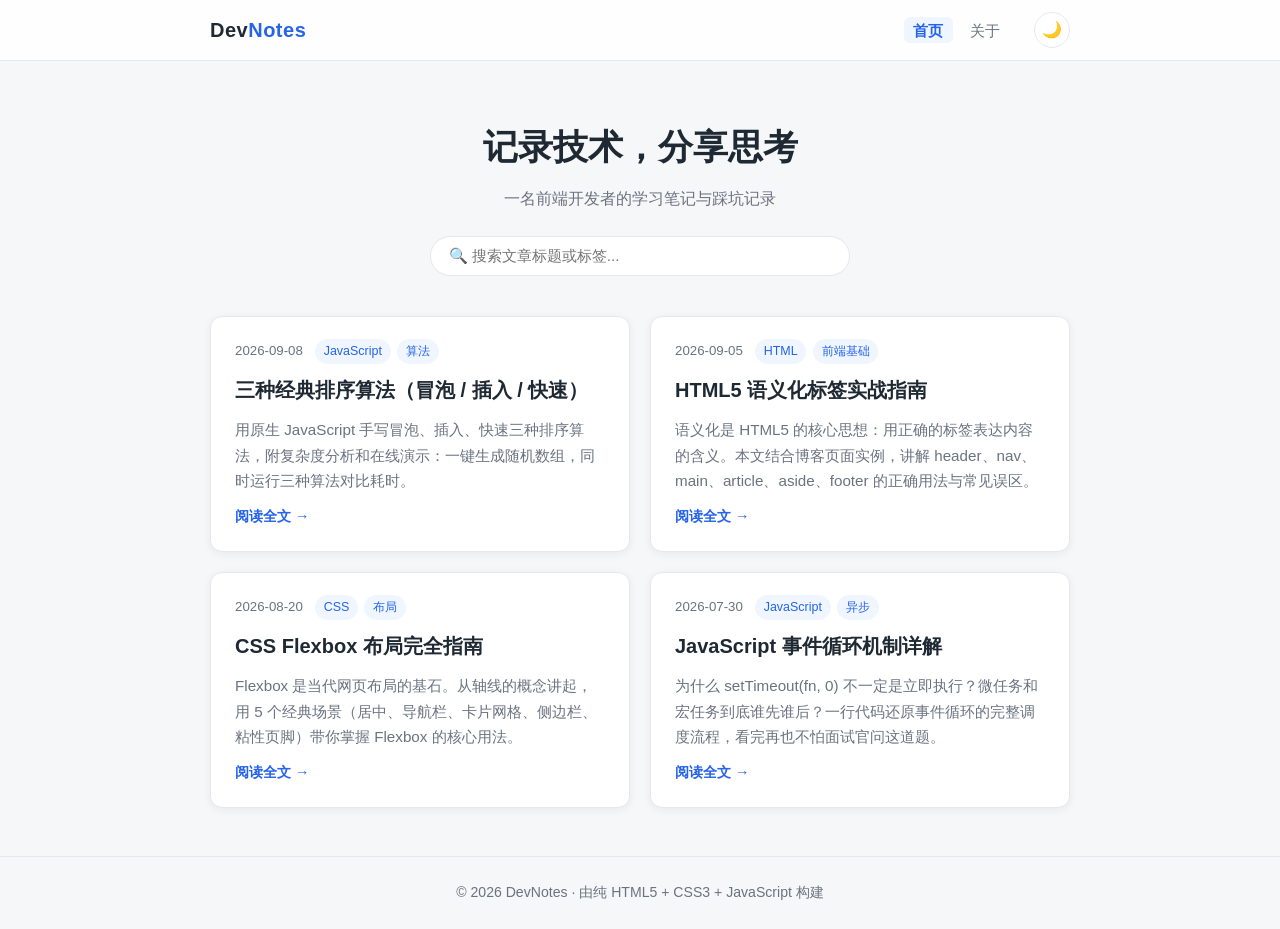
<file: index.html>
<!DOCTYPE html>
<html lang="zh-CN" data-theme="light">
<head>
  <meta charset="UTF-8">
  <meta name="viewport" content="width=device-width, initial-scale=1.0">
  <meta name="description" content="DevNotes - 记录技术、分享思考的个人技术博客">
  <title>DevNotes · 个人技术博客</title>
  <link rel="icon" href="data:image/svg+xml,<svg xmlns='http://www.w3.org/2000/svg' viewBox='0 0 100 100'><text y='.9em' font-size='90'>📝</text></svg>">
  <link rel="stylesheet" href="css/style.css">
</head>
<body>
  <!-- 顶部导航 -->
  <header class="site-header">
    <nav class="nav container">
      <a class="logo" href="index.html">Dev<span>Notes</span></a>
      <ul class="nav-links">
        <li><a href="index.html" class="active">首页</a></li>
        <li><a href="about.html">关于</a></li>
      </ul>
      <button class="theme-toggle" id="themeToggle" aria-label="切换明暗主题">🌙</button>
    </nav>
  </header>

  <!-- 主内容 -->
  <main class="container">
    <!-- 页首横幅 -->
    <section class="hero">
      <h1>记录技术，分享思考</h1>
      <p>一名前端开发者的学习笔记与踩坑记录</p>
      <input type="search" class="search-input" id="searchInput" placeholder="🔍 搜索文章标题或标签...">
    </section>

    <!-- 文章列表（配合 JS 实时过滤） -->
    <section class="post-list" id="postList">
      <article class="post-card" data-tags="javascript,算法,排序">
        <div class="post-meta">
          <time datetime="2026-09-08">2026-09-08</time>
          <span class="post-tags"><a href="#">JavaScript</a><a href="#">算法</a></span>
        </div>
        <h2><a href="posts/sorting-algorithms.html">三种经典排序算法（冒泡 / 插入 / 快速）</a></h2>
        <p>用原生 JavaScript 手写冒泡、插入、快速三种排序算法，附复杂度分析和在线演示：一键生成随机数组，同时运行三种算法对比耗时。</p>
        <a class="read-more" href="posts/sorting-algorithms.html">阅读全文 →</a>
      </article>

      <article class="post-card" data-tags="html,前端,语义化">
        <div class="post-meta">
          <time datetime="2026-09-05">2026-09-05</time>
          <span class="post-tags"><a href="#">HTML</a><a href="#">前端基础</a></span>
        </div>
        <h2><a href="posts/html5-semantic.html">HTML5 语义化标签实战指南</a></h2>
        <p>语义化是 HTML5 的核心思想：用正确的标签表达内容的含义。本文结合博客页面实例，讲解 header、nav、main、article、aside、footer 的正确用法与常见误区。</p>
        <a class="read-more" href="posts/html5-semantic.html">阅读全文 →</a>
      </article>

      <article class="post-card" data-tags="css,布局,flexbox">
        <div class="post-meta">
          <time datetime="2026-08-20">2026-08-20</time>
          <span class="post-tags"><a href="#">CSS</a><a href="#">布局</a></span>
        </div>
        <h2><a href="posts/css-flexbox-guide.html">CSS Flexbox 布局完全指南</a></h2>
        <p>Flexbox 是当代网页布局的基石。从轴线的概念讲起，用 5 个经典场景（居中、导航栏、卡片网格、侧边栏、粘性页脚）带你掌握 Flexbox 的核心用法。</p>
        <a class="read-more" href="posts/css-flexbox-guide.html">阅读全文 →</a>
      </article>

      <article class="post-card" data-tags="javascript,事件循环,异步">
        <div class="post-meta">
          <time datetime="2026-07-30">2026-07-30</time>
          <span class="post-tags"><a href="#">JavaScript</a><a href="#">异步</a></span>
        </div>
        <h2><a href="posts/js-event-loop.html">JavaScript 事件循环机制详解</a></h2>
        <p>为什么 setTimeout(fn, 0) 不一定是立即执行？微任务和宏任务到底谁先谁后？一行代码还原事件循环的完整调度流程，看完再也不怕面试官问这道题。</p>
        <a class="read-more" href="posts/js-event-loop.html">阅读全文 →</a>
      </article>
    </section>

    <p class="search-empty" id="searchEmpty" hidden>没有找到匹配的文章 🙈</p>
  </main>

  <!-- 页脚 -->
  <footer class="site-footer">
    <div class="container">
      <p>© 2026 DevNotes · 由纯 HTML5 + CSS3 + JavaScript 构建</p>
    </div>
  </footer>

  <button class="back-to-top" id="backToTop" aria-label="返回顶部">↑</button>
  <script src="js/main.js"></script>
</body>
</html>
</file>
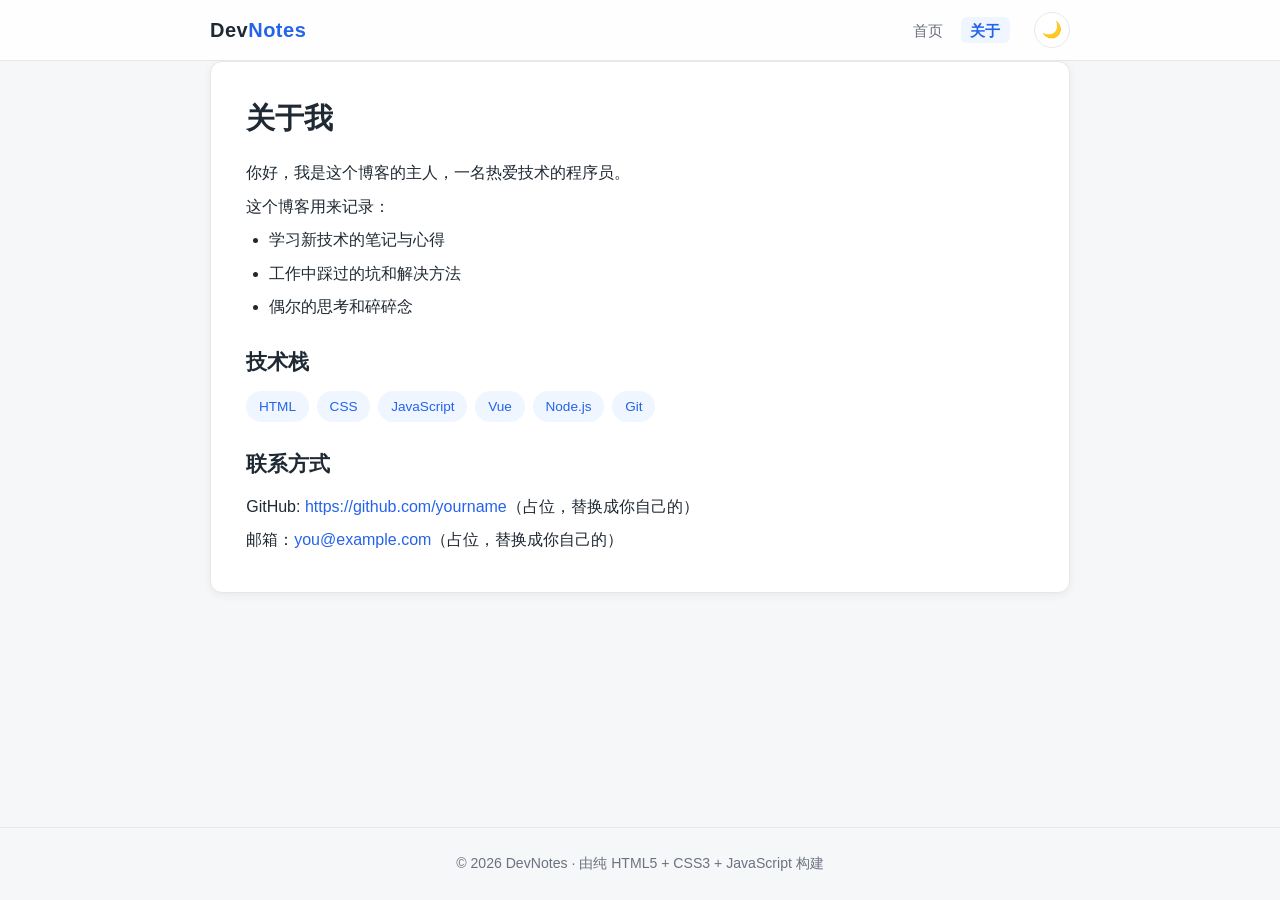
<file: about.html>
<!DOCTYPE html>
<html lang="zh-CN" data-theme="light">
<head>
  <meta charset="UTF-8">
  <meta name="viewport" content="width=device-width, initial-scale=1.0">
  <meta name="description" content="关于 DevNotes - 关于这个博客和它的作者">
  <title>关于 · DevNotes</title>
  <link rel="icon" href="data:image/svg+xml,<svg xmlns='http://www.w3.org/2000/svg' viewBox='0 0 100 100'><text y='.9em' font-size='90'>📝</text></svg>">
  <link rel="stylesheet" href="css/style.css">
</head>
<body>
  <!-- 顶部导航 -->
  <header class="site-header">
    <nav class="nav container">
      <a class="logo" href="index.html">Dev<span>Notes</span></a>
      <ul class="nav-links">
        <li><a href="index.html">首页</a></li>
        <li><a href="about.html" class="active">关于</a></li>
      </ul>
      <button class="theme-toggle" id="themeToggle" aria-label="切换明暗主题">🌙</button>
    </nav>
  </header>

  <!-- 主内容 -->
  <main class="container">
    <section class="about-card">
      <h1>关于我</h1>
      <p>你好，我是这个博客的主人，一名热爱技术的程序员。</p>
      <p>这个博客用来记录：</p>
      <ul>
        <li>学习新技术的笔记与心得</li>
        <li>工作中踩过的坑和解决方法</li>
        <li>偶尔的思考和碎碎念</li>
      </ul>

      <h2>技术栈</h2>
      <div class="skill-list">
        <span>HTML</span>
        <span>CSS</span>
        <span>JavaScript</span>
        <span>Vue</span>
        <span>Node.js</span>
        <span>Git</span>
      </div>

      <h2>联系方式</h2>
      <p>GitHub: <a href="#">https://github.com/yourname</a>（占位，替换成你自己的）</p>
      <p>邮箱：<a href="mailto:you@example.com">you@example.com</a>（占位，替换成你自己的）</p>
    </section>
  </main>

  <!-- 页脚 -->
  <footer class="site-footer">
    <div class="container">
      <p>© 2026 DevNotes · 由纯 HTML5 + CSS3 + JavaScript 构建</p>
    </div>
  </footer>

  <button class="back-to-top" id="backToTop" aria-label="返回顶部">↑</button>
  <script src="js/main.js"></script>
</body>
</html>
</file>
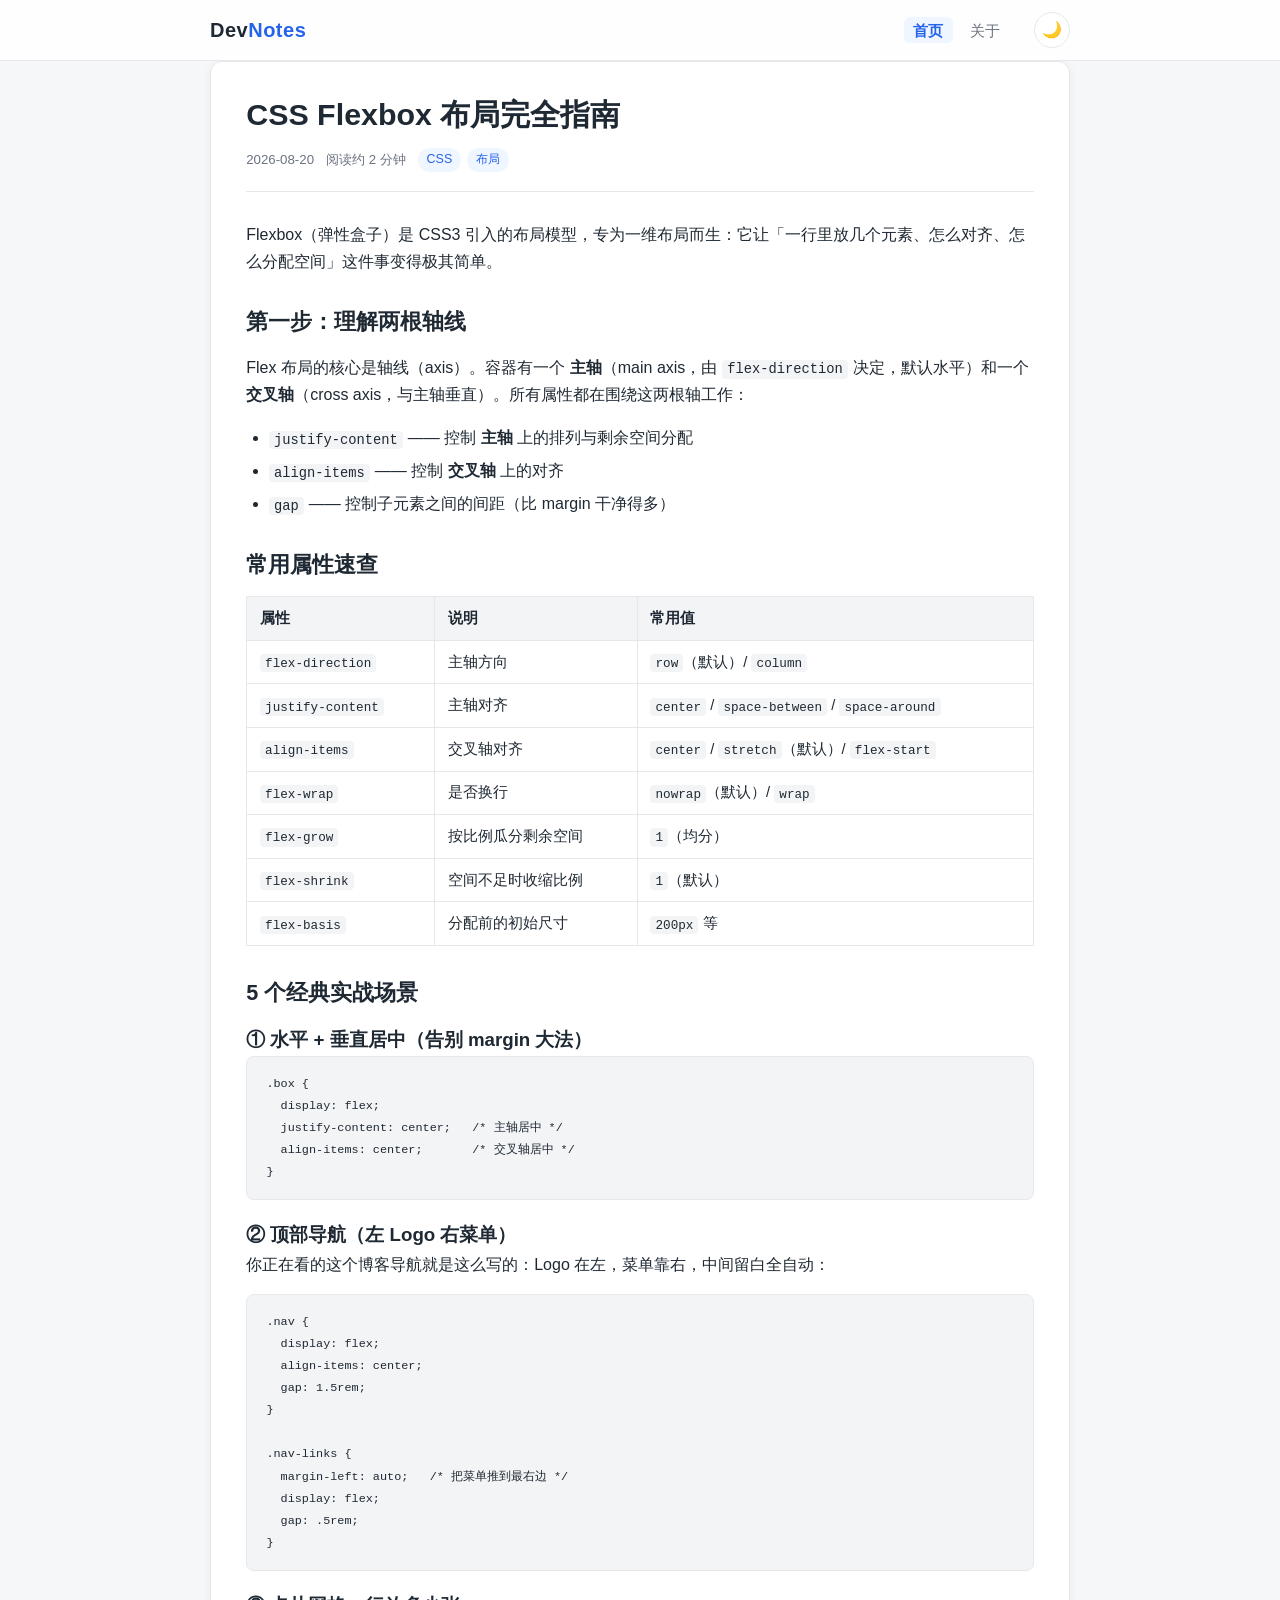
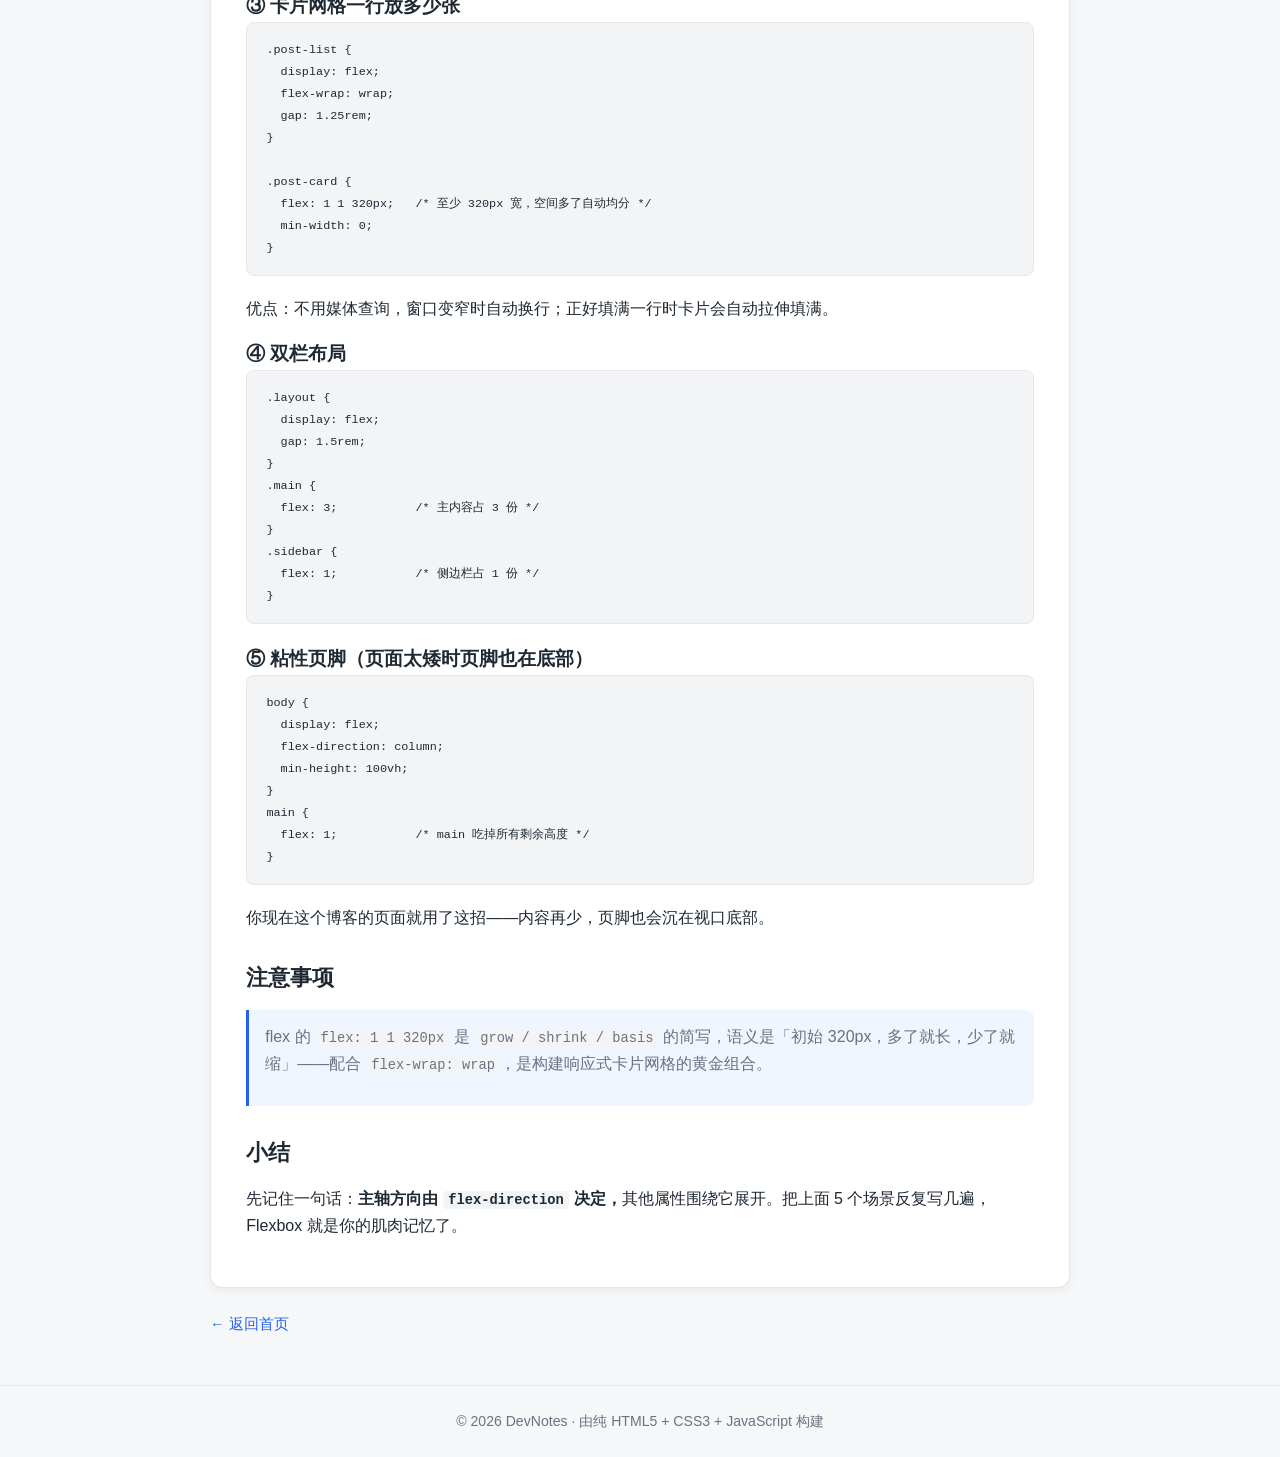
<file: posts/css-flexbox-guide.html>
<!DOCTYPE html>
<html lang="zh-CN" data-theme="light">
<head>
  <meta charset="UTF-8">
  <meta name="viewport" content="width=device-width, initial-scale=1.0">
  <meta name="description" content="CSS Flexbox 布局完全指南：从轴线概念到 5 个经典实战场景">
  <title>CSS Flexbox 布局完全指南 · DevNotes</title>
  <link rel="icon" href="data:image/svg+xml,<svg xmlns='http://www.w3.org/2000/svg' viewBox='0 0 100 100'><text y='.9em' font-size='90'>📝</text></svg>">
  <link rel="stylesheet" href="../css/style.css">
</head>
<body>
  <!-- 顶部导航 -->
  <header class="site-header">
    <nav class="nav container">
      <a class="logo" href="../index.html">Dev<span>Notes</span></a>
      <ul class="nav-links">
        <li><a href="../index.html" class="active">首页</a></li>
        <li><a href="../about.html">关于</a></li>
      </ul>
      <button class="theme-toggle" id="themeToggle" aria-label="切换明暗主题">🌙</button>
    </nav>
  </header>

  <!-- 主内容 -->
  <main class="container">
    <article class="post-content" id="postContent">
      <header class="article-header">
        <h1>CSS Flexbox 布局完全指南</h1>
        <div class="post-meta">
          <time datetime="2026-08-20">2026-08-20</time>
          <span>阅读约 <span id="readTime">—</span> 分钟</span>
          <span class="post-tags"><a href="../index.html">CSS</a><a href="../index.html">布局</a></span>
        </div>
      </header>

      <p>Flexbox（弹性盒子）是 CSS3 引入的布局模型，专为一维布局而生：它让「一行里放几个元素、怎么对齐、怎么分配空间」这件事变得极其简单。</p>

      <h2>第一步：理解两根轴线</h2>
      <p>Flex 布局的核心是轴线（axis）。容器有一个 <strong>主轴</strong>（main axis，由 <code>flex-direction</code> 决定，默认水平）和一个 <strong>交叉轴</strong>（cross axis，与主轴垂直）。所有属性都在围绕这两根轴工作：</p>
      <ul>
        <li><code>justify-content</code> —— 控制 <strong>主轴</strong> 上的排列与剩余空间分配</li>
        <li><code>align-items</code> —— 控制 <strong>交叉轴</strong> 上的对齐</li>
        <li><code>gap</code> —— 控制子元素之间的间距（比 margin 干净得多）</li>
      </ul>

      <h2>常用属性速查</h2>
      <table>
        <thead>
          <tr>
            <th>属性</th>
            <th>说明</th>
            <th>常用值</th>
          </tr>
        </thead>
        <tbody>
          <tr><td><code>flex-direction</code></td><td>主轴方向</td><td><code>row</code>（默认）/ <code>column</code></td></tr>
          <tr><td><code>justify-content</code></td><td>主轴对齐</td><td><code>center</code> / <code>space-between</code> / <code>space-around</code></td></tr>
          <tr><td><code>align-items</code></td><td>交叉轴对齐</td><td><code>center</code> / <code>stretch</code>（默认）/ <code>flex-start</code></td></tr>
          <tr><td><code>flex-wrap</code></td><td>是否换行</td><td><code>nowrap</code>（默认）/ <code>wrap</code></td></tr>
          <tr><td><code>flex-grow</code></td><td>按比例瓜分剩余空间</td><td><code>1</code>（均分）</td></tr>
          <tr><td><code>flex-shrink</code></td><td>空间不足时收缩比例</td><td><code>1</code>（默认）</td></tr>
          <tr><td><code>flex-basis</code></td><td>分配前的初始尺寸</td><td><code>200px</code> 等</td></tr>
        </tbody>
      </table>

      <h2>5 个经典实战场景</h2>

      <h3>① 水平 + 垂直居中（告别 margin 大法）</h3>
      <pre><code>.box {
  display: flex;
  justify-content: center;   /* 主轴居中 */
  align-items: center;       /* 交叉轴居中 */
}</code></pre>

      <h3>② 顶部导航（左 Logo 右菜单）</h3>
      <p>你正在看的这个博客导航就是这么写的：Logo 在左，菜单靠右，中间留白全自动：</p>
      <pre><code>.nav {
  display: flex;
  align-items: center;
  gap: 1.5rem;
}

.nav-links {
  margin-left: auto;   /* 把菜单推到最右边 */
  display: flex;
  gap: .5rem;
}</code></pre>

      <h3>③ 卡片网格一行放多少张</h3>
      <pre><code>.post-list {
  display: flex;
  flex-wrap: wrap;
  gap: 1.25rem;
}

.post-card {
  flex: 1 1 320px;   /* 至少 320px 宽，空间多了自动均分 */
  min-width: 0;
}</code></pre>
      <p>优点：不用媒体查询，窗口变窄时自动换行；正好填满一行时卡片会自动拉伸填满。</p>

      <h3>④ 双栏布局</h3>
      <pre><code>.layout {
  display: flex;
  gap: 1.5rem;
}
.main {
  flex: 3;           /* 主内容占 3 份 */
}
.sidebar {
  flex: 1;           /* 侧边栏占 1 份 */
}</code></pre>

      <h3>⑤ 粘性页脚（页面太矮时页脚也在底部）</h3>
      <pre><code>body {
  display: flex;
  flex-direction: column;
  min-height: 100vh;
}
main {
  flex: 1;           /* main 吃掉所有剩余高度 */
}</code></pre>
      <p>你现在这个博客的页面就用了这招——内容再少，页脚也会沉在视口底部。</p>

      <h2>注意事项</h2>
      <blockquote>
        <p>flex 的 <code>flex: 1 1 320px</code> 是 <code>grow / shrink / basis</code> 的简写，语义是「初始 320px，多了就长，少了就缩」——配合 <code>flex-wrap: wrap</code>，是构建响应式卡片网格的黄金组合。</p>
      </blockquote>

      <h2>小结</h2>
      <p>先记住一句话：<strong>主轴方向由 <code>flex-direction</code> 决定，</strong>其他属性围绕它展开。把上面 5 个场景反复写几遍，Flexbox 就是你的肌肉记忆了。</p>
    </article>

    <a class="back-home" href="../index.html">← 返回首页</a>
  </main>

  <!-- 页脚 -->
  <footer class="site-footer">
    <div class="container">
      <p>© 2026 DevNotes · 由纯 HTML5 + CSS3 + JavaScript 构建</p>
    </div>
  </footer>

  <button class="back-to-top" id="backToTop" aria-label="返回顶部">↑</button>
  <script src="../js/main.js"></script>
</body>
</html>
</file>
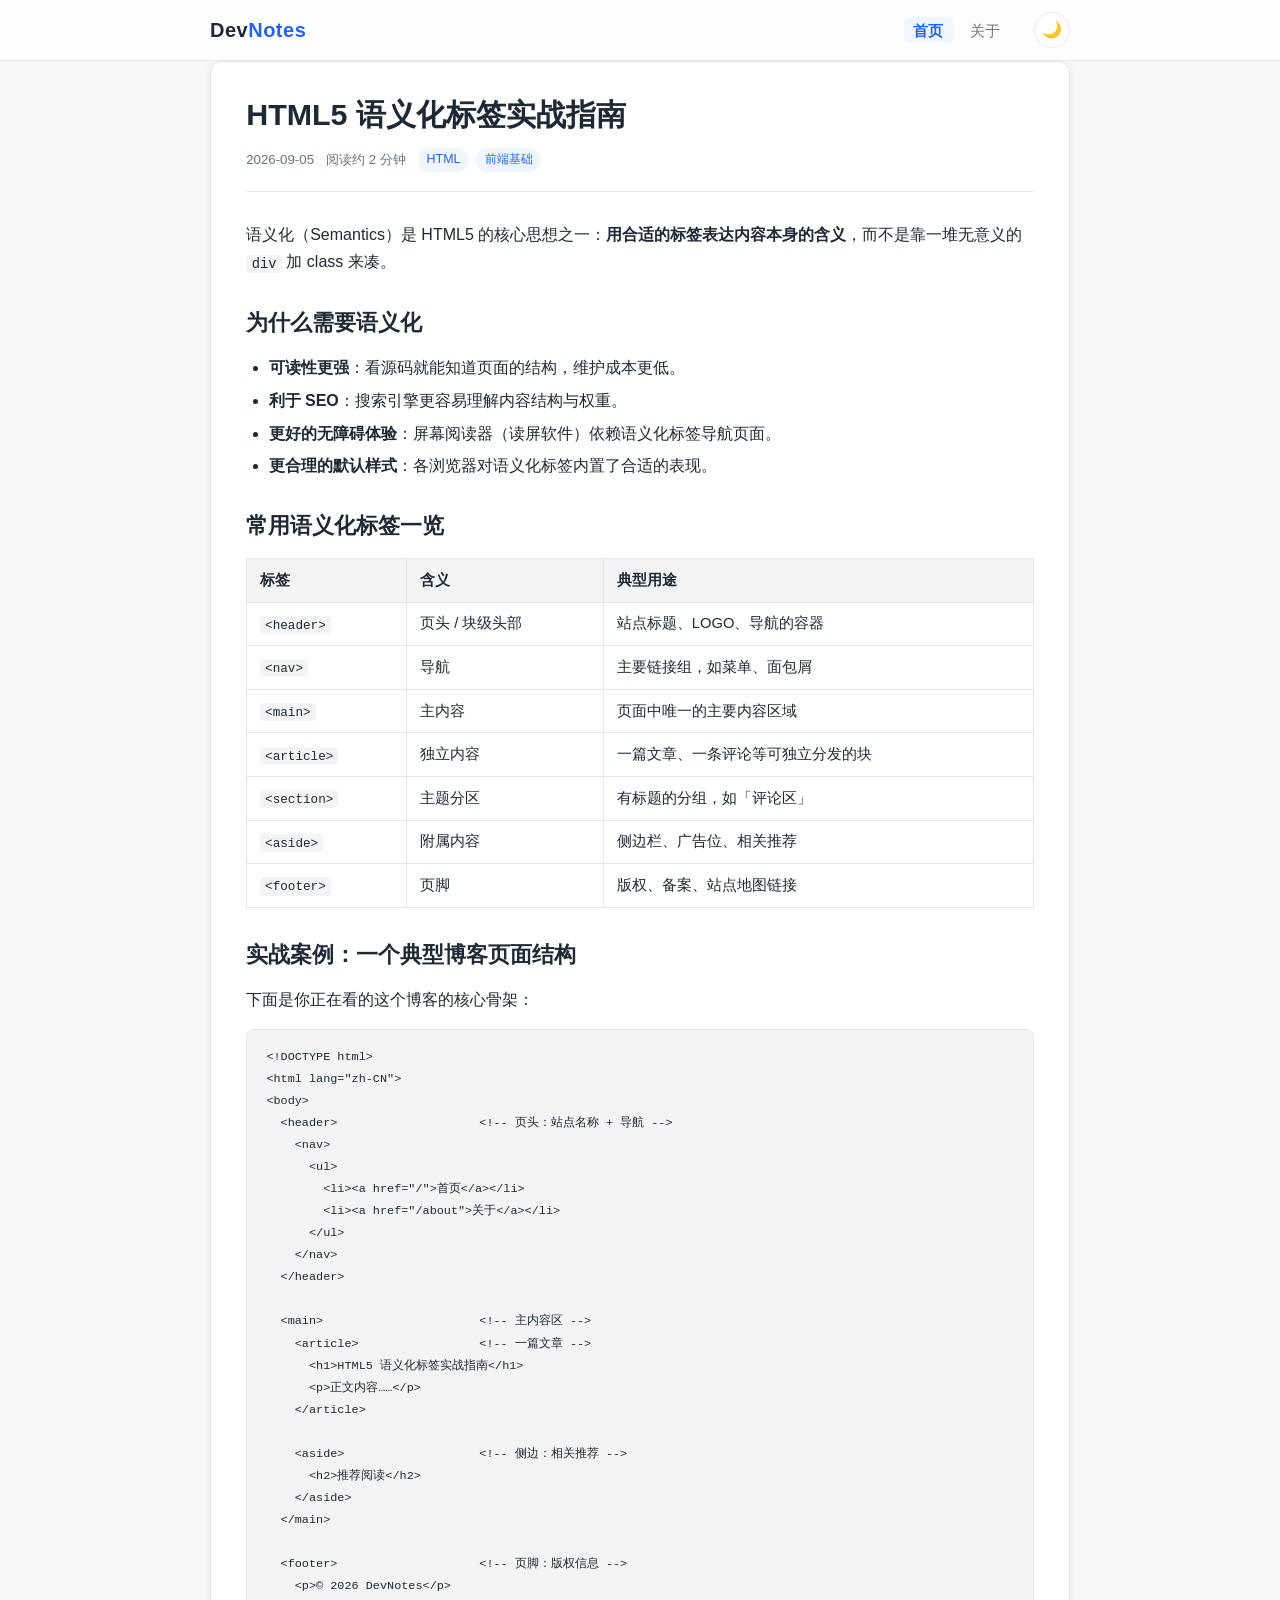
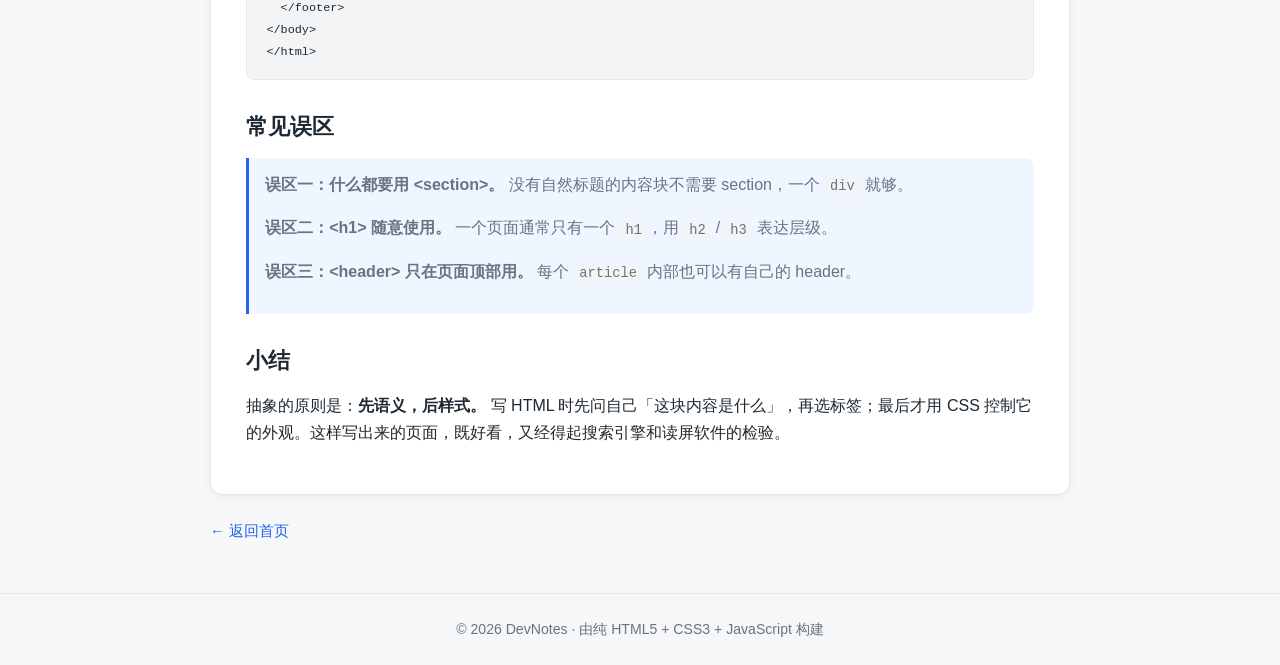
<file: posts/html5-semantic.html>
<!DOCTYPE html>
<html lang="zh-CN" data-theme="light">
<head>
  <meta charset="UTF-8">
  <meta name="viewport" content="width=device-width, initial-scale=1.0">
  <meta name="description" content="HTML5 语义化标签实战指南：header、nav、main、article、aside、footer 的正确用法与常见误区">
  <title>HTML5 语义化标签实战指南 · DevNotes</title>
  <link rel="icon" href="data:image/svg+xml,<svg xmlns='http://www.w3.org/2000/svg' viewBox='0 0 100 100'><text y='.9em' font-size='90'>📝</text></svg>">
  <link rel="stylesheet" href="../css/style.css">
</head>
<body>
  <!-- 顶部导航 -->
  <header class="site-header">
    <nav class="nav container">
      <a class="logo" href="../index.html">Dev<span>Notes</span></a>
      <ul class="nav-links">
        <li><a href="../index.html" class="active">首页</a></li>
        <li><a href="../about.html">关于</a></li>
      </ul>
      <button class="theme-toggle" id="themeToggle" aria-label="切换明暗主题">🌙</button>
    </nav>
  </header>

  <!-- 主内容 -->
  <main class="container">
    <article class="post-content" id="postContent">
      <header class="article-header">
        <h1>HTML5 语义化标签实战指南</h1>
        <div class="post-meta">
          <time datetime="2026-09-05">2026-09-05</time>
          <span>阅读约 <span id="readTime">—</span> 分钟</span>
          <span class="post-tags"><a href="../index.html">HTML</a><a href="../index.html">前端基础</a></span>
        </div>
      </header>

      <p>语义化（Semantics）是 HTML5 的核心思想之一：<strong>用合适的标签表达内容本身的含义</strong>，而不是靠一堆无意义的 <code>div</code> 加 class 来凑。</p>

      <h2>为什么需要语义化</h2>
      <ul>
        <li><strong>可读性更强</strong>：看源码就能知道页面的结构，维护成本更低。</li>
        <li><strong>利于 SEO</strong>：搜索引擎更容易理解内容结构与权重。</li>
        <li><strong>更好的无障碍体验</strong>：屏幕阅读器（读屏软件）依赖语义化标签导航页面。</li>
        <li><strong>更合理的默认样式</strong>：各浏览器对语义化标签内置了合适的表现。</li>
      </ul>

      <h2>常用语义化标签一览</h2>
      <table>
        <thead>
          <tr>
            <th>标签</th>
            <th>含义</th>
            <th>典型用途</th>
          </tr>
        </thead>
        <tbody>
          <tr><td><code>&lt;header&gt;</code></td><td>页头 / 块级头部</td><td>站点标题、LOGO、导航的容器</td></tr>
          <tr><td><code>&lt;nav&gt;</code></td><td>导航</td><td>主要链接组，如菜单、面包屑</td></tr>
          <tr><td><code>&lt;main&gt;</code></td><td>主内容</td><td>页面中唯一的主要内容区域</td></tr>
          <tr><td><code>&lt;article&gt;</code></td><td>独立内容</td><td>一篇文章、一条评论等可独立分发的块</td></tr>
          <tr><td><code>&lt;section&gt;</code></td><td>主题分区</td><td>有标题的分组，如「评论区」</td></tr>
          <tr><td><code>&lt;aside&gt;</code></td><td>附属内容</td><td>侧边栏、广告位、相关推荐</td></tr>
          <tr><td><code>&lt;footer&gt;</code></td><td>页脚</td><td>版权、备案、站点地图链接</td></tr>
        </tbody>
      </table>

      <h2>实战案例：一个典型博客页面结构</h2>
      <p>下面是你正在看的这个博客的核心骨架：</p>
      <pre><code>&lt;!DOCTYPE html&gt;
&lt;html lang="zh-CN"&gt;
&lt;body&gt;
  &lt;header&gt;                    &lt;!-- 页头：站点名称 + 导航 --&gt;
    &lt;nav&gt;
      &lt;ul&gt;
        &lt;li&gt;&lt;a href="/"&gt;首页&lt;/a&gt;&lt;/li&gt;
        &lt;li&gt;&lt;a href="/about"&gt;关于&lt;/a&gt;&lt;/li&gt;
      &lt;/ul&gt;
    &lt;/nav&gt;
  &lt;/header&gt;

  &lt;main&gt;                      &lt;!-- 主内容区 --&gt;
    &lt;article&gt;                 &lt;!-- 一篇文章 --&gt;
      &lt;h1&gt;HTML5 语义化标签实战指南&lt;/h1&gt;
      &lt;p&gt;正文内容……&lt;/p&gt;
    &lt;/article&gt;

    &lt;aside&gt;                   &lt;!-- 侧边：相关推荐 --&gt;
      &lt;h2&gt;推荐阅读&lt;/h2&gt;
    &lt;/aside&gt;
  &lt;/main&gt;

  &lt;footer&gt;                    &lt;!-- 页脚：版权信息 --&gt;
    &lt;p&gt;© 2026 DevNotes&lt;/p&gt;
  &lt;/footer&gt;
&lt;/body&gt;
&lt;/html&gt;</code></pre>

      <h2>常见误区</h2>
      <blockquote>
        <p><strong>误区一：什么都要用 &lt;section&gt;。</strong> 没有自然标题的内容块不需要 section，一个 <code>div</code> 就够。</p>
        <p><strong>误区二：&lt;h1&gt; 随意使用。</strong> 一个页面通常只有一个 <code>h1</code>，用 <code>h2</code> / <code>h3</code> 表达层级。</p>
        <p><strong>误区三：&lt;header&gt; 只在页面顶部用。</strong> 每个 <code>article</code> 内部也可以有自己的 header。</p>
      </blockquote>

      <h2>小结</h2>
      <p>抽象的原则是：<strong>先语义，后样式。</strong> 写 HTML 时先问自己「这块内容是什么」，再选标签；最后才用 CSS 控制它的外观。这样写出来的页面，既好看，又经得起搜索引擎和读屏软件的检验。</p>
    </article>

    <a class="back-home" href="../index.html">← 返回首页</a>
  </main>

  <!-- 页脚 -->
  <footer class="site-footer">
    <div class="container">
      <p>© 2026 DevNotes · 由纯 HTML5 + CSS3 + JavaScript 构建</p>
    </div>
  </footer>

  <button class="back-to-top" id="backToTop" aria-label="返回顶部">↑</button>
  <script src="../js/main.js"></script>
</body>
</html>
</file>
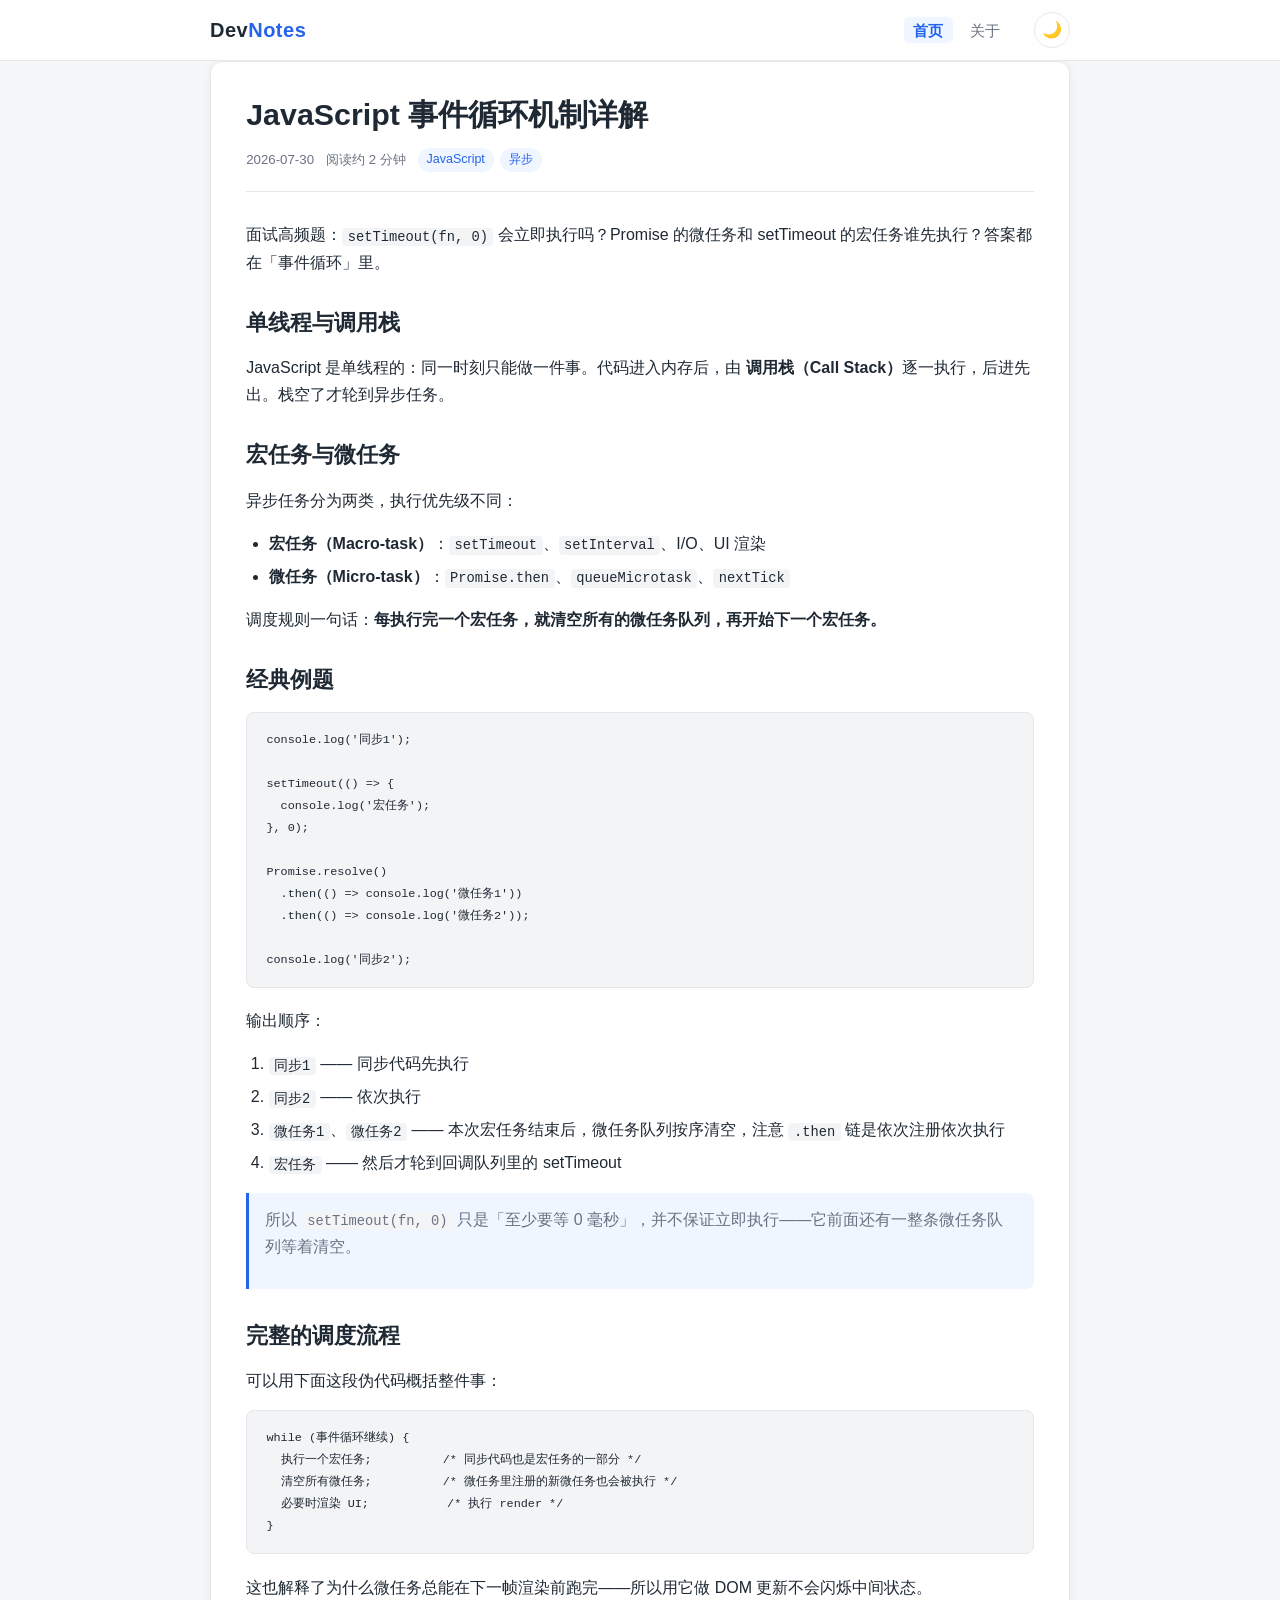
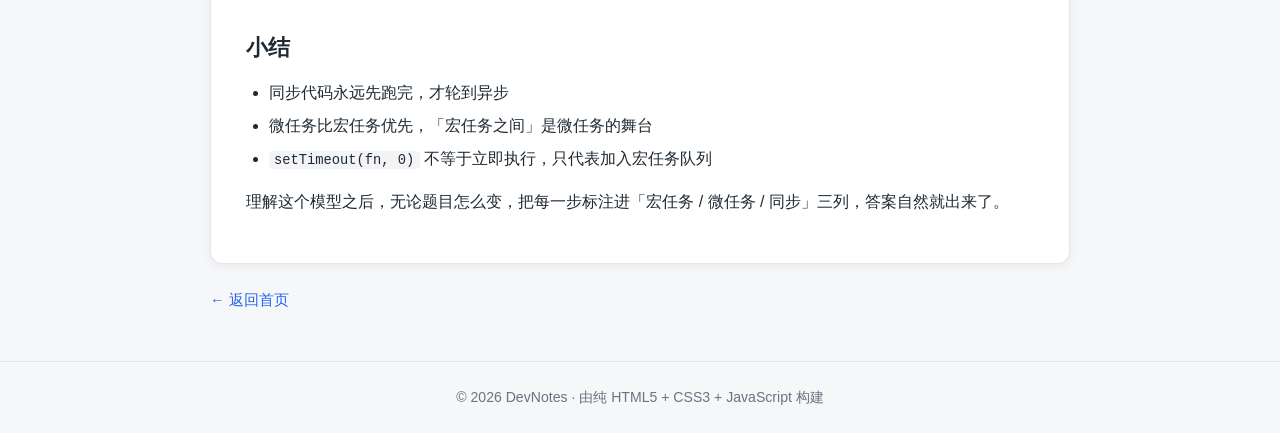
<file: posts/js-event-loop.html>
<!DOCTYPE html>
<html lang="zh-CN" data-theme="light">
<head>
  <meta charset="UTF-8">
  <meta name="viewport" content="width=device-width, initial-scale=1.0">
  <meta name="description" content="JavaScript 事件循环机制详解：调用栈、宏任务、微任务的调度顺序">
  <title>JavaScript 事件循环机制详解 · DevNotes</title>
  <link rel="icon" href="data:image/svg+xml,<svg xmlns='http://www.w3.org/2000/svg' viewBox='0 0 100 100'><text y='.9em' font-size='90'>📝</text></svg>">
  <link rel="stylesheet" href="../css/style.css">
</head>
<body>
  <!-- 顶部导航 -->
  <header class="site-header">
    <nav class="nav container">
      <a class="logo" href="../index.html">Dev<span>Notes</span></a>
      <ul class="nav-links">
        <li><a href="../index.html" class="active">首页</a></li>
        <li><a href="../about.html">关于</a></li>
      </ul>
      <button class="theme-toggle" id="themeToggle" aria-label="切换明暗主题">🌙</button>
    </nav>
  </header>

  <!-- 主内容 -->
  <main class="container">
    <article class="post-content" id="postContent">
      <header class="article-header">
        <h1>JavaScript 事件循环机制详解</h1>
        <div class="post-meta">
          <time datetime="2026-07-30">2026-07-30</time>
          <span>阅读约 <span id="readTime">—</span> 分钟</span>
          <span class="post-tags"><a href="../index.html">JavaScript</a><a href="../index.html">异步</a></span>
        </div>
      </header>

      <p>面试高频题：<code>setTimeout(fn, 0)</code> 会立即执行吗？Promise 的微任务和 setTimeout 的宏任务谁先执行？答案都在「事件循环」里。</p>

      <h2>单线程与调用栈</h2>
      <p>JavaScript 是单线程的：同一时刻只能做一件事。代码进入内存后，由 <strong>调用栈（Call Stack）</strong>逐一执行，后进先出。栈空了才轮到异步任务。</p>

      <h2>宏任务与微任务</h2>
      <p>异步任务分为两类，执行优先级不同：</p>
      <ul>
        <li><strong>宏任务（Macro-task）</strong>：<code>setTimeout</code>、<code>setInterval</code>、I/O、UI 渲染</li>
        <li><strong>微任务（Micro-task）</strong>：<code>Promise.then</code>、<code>queueMicrotask</code>、<code>nextTick</code></li>
      </ul>
      <p>调度规则一句话：<strong>每执行完一个宏任务，就清空所有的微任务队列，再开始下一个宏任务。</strong></p>

      <h2>经典例题</h2>
      <pre><code>console.log('同步1');

setTimeout(() =&gt; {
  console.log('宏任务');
}, 0);

Promise.resolve()
  .then(() =&gt; console.log('微任务1'))
  .then(() =&gt; console.log('微任务2'));

console.log('同步2');</code></pre>
      <p>输出顺序：</p>
      <ol>
        <li><code>同步1</code> —— 同步代码先执行</li>
        <li><code>同步2</code> —— 依次执行</li>
        <li><code>微任务1</code>、<code>微任务2</code> —— 本次宏任务结束后，微任务队列按序清空，注意 <code>.then</code> 链是依次注册依次执行</li>
        <li><code>宏任务</code> —— 然后才轮到回调队列里的 setTimeout</li>
      </ol>
      <blockquote>
        <p>所以 <code>setTimeout(fn, 0)</code> 只是「至少要等 0 毫秒」，并不保证立即执行——它前面还有一整条微任务队列等着清空。</p>
      </blockquote>

      <h2>完整的调度流程</h2>
      <p>可以用下面这段伪代码概括整件事：</p>
      <pre><code>while (事件循环继续) {
  执行一个宏任务;          /* 同步代码也是宏任务的一部分 */
  清空所有微任务;          /* 微任务里注册的新微任务也会被执行 */
  必要时渲染 UI;           /* 执行 render */
}</code></pre>
      <p>这也解释了为什么微任务总能在下一帧渲染前跑完——所以用它做 DOM 更新不会闪烁中间状态。</p>

      <h2>小结</h2>
      <ul>
        <li>同步代码永远先跑完，才轮到异步</li>
        <li>微任务比宏任务优先，「宏任务之间」是微任务的舞台</li>
        <li><code>setTimeout(fn, 0)</code> 不等于立即执行，只代表加入宏任务队列</li>
      </ul>
      <p>理解这个模型之后，无论题目怎么变，把每一步标注进「宏任务 / 微任务 / 同步」三列，答案自然就出来了。</p>
    </article>

    <a class="back-home" href="../index.html">← 返回首页</a>
  </main>

  <!-- 页脚 -->
  <footer class="site-footer">
    <div class="container">
      <p>© 2026 DevNotes · 由纯 HTML5 + CSS3 + JavaScript 构建</p>
    </div>
  </footer>

  <button class="back-to-top" id="backToTop" aria-label="返回顶部">↑</button>
  <script src="../js/main.js"></script>
</body>
</html>
</file>
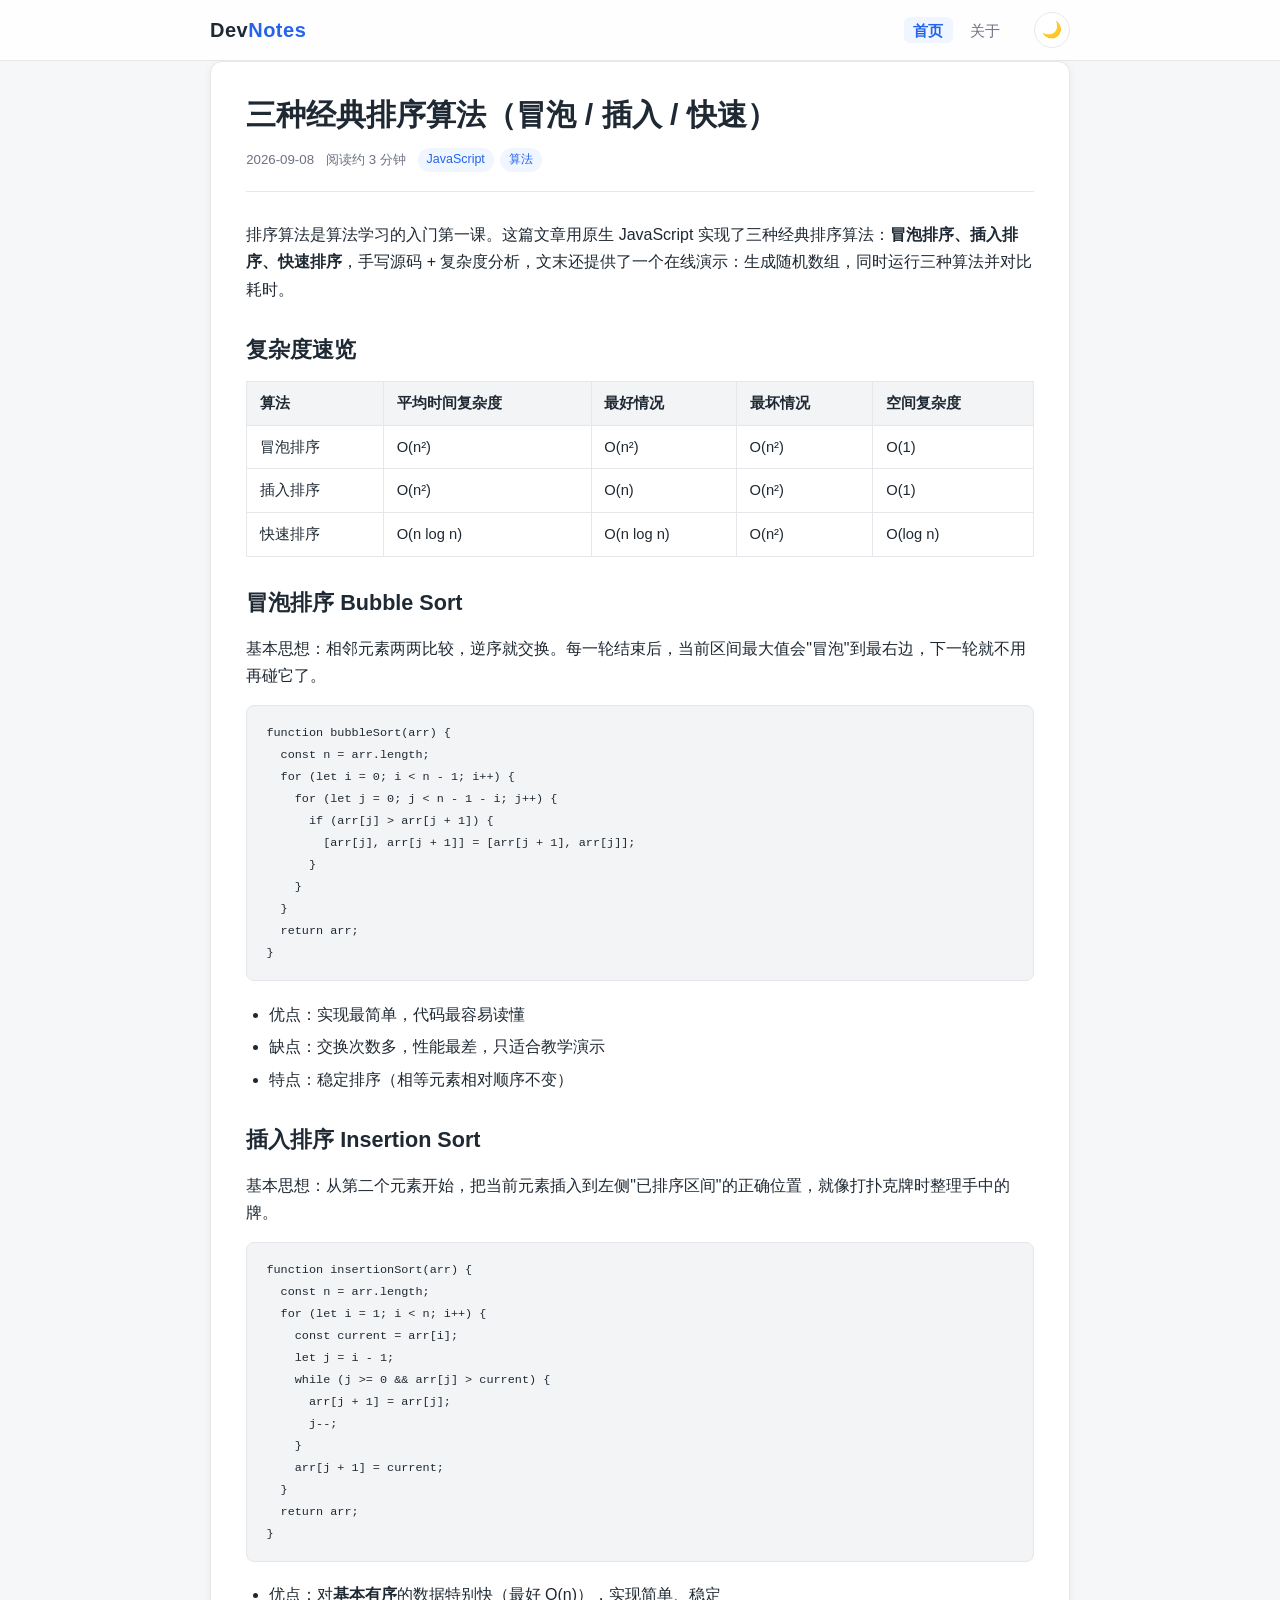
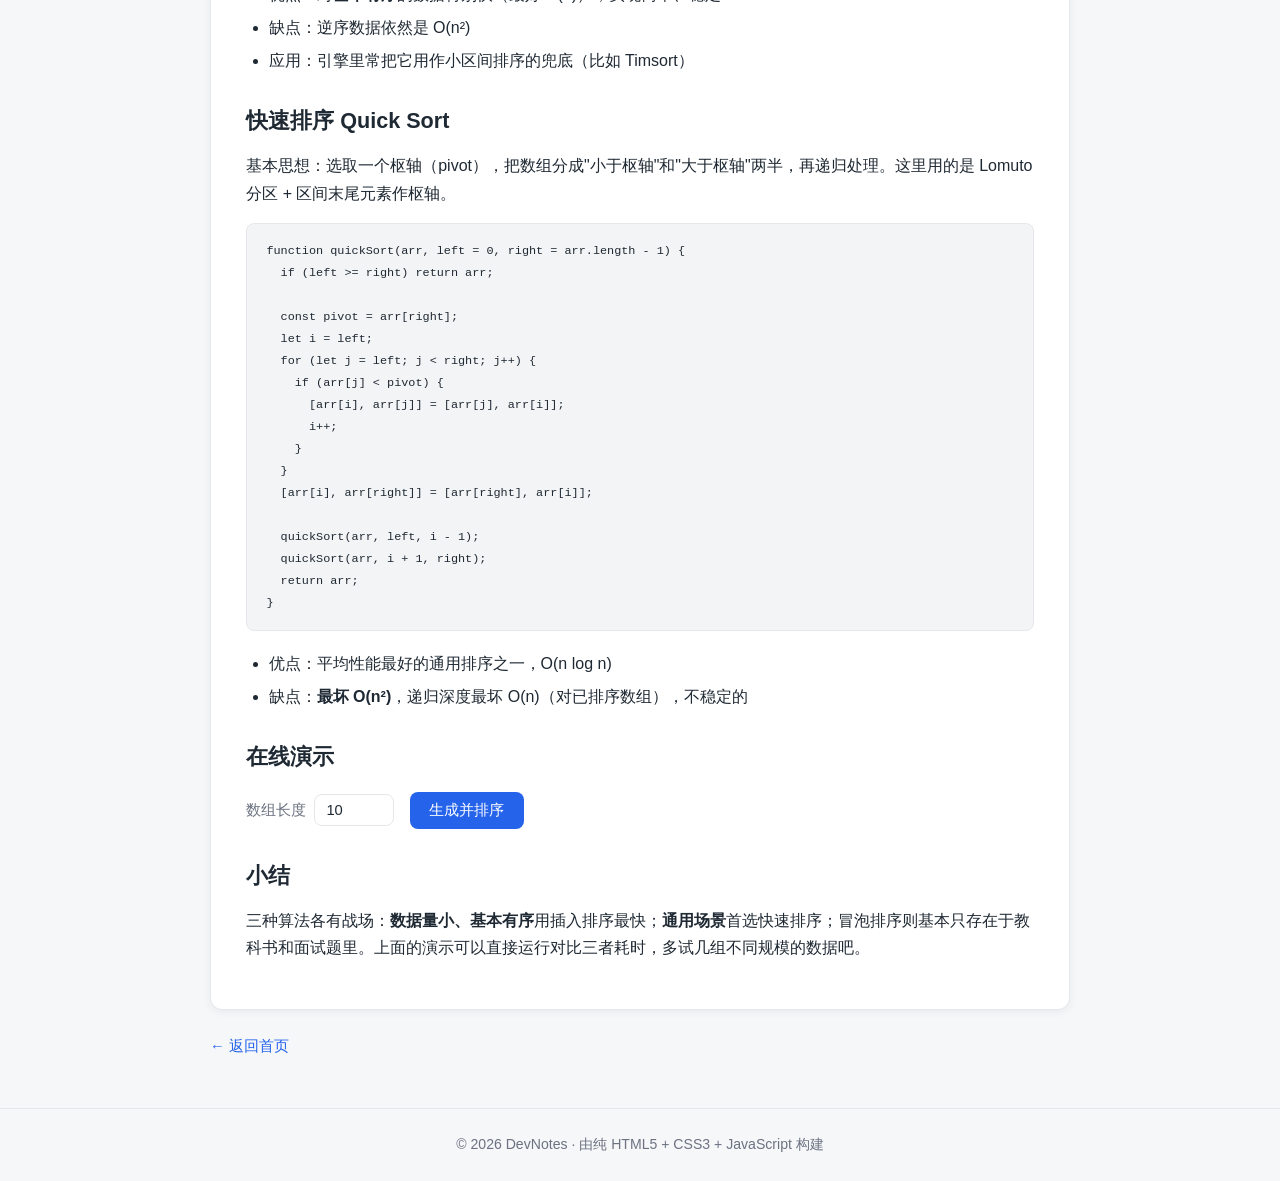
<file: posts/sorting-algorithms.html>
<!DOCTYPE html>
<html lang="zh-CN" data-theme="light">
<head>
  <meta charset="UTF-8">
  <meta name="viewport" content="width=device-width, initial-scale=1.0">
  <meta name="description" content="三种经典排序算法详解：冒泡排序、插入排序、快速排序，附在线演示">
  <title>三种经典排序算法（冒泡 / 插入 / 快速） · DevNotes</title>
  <link rel="icon" href="data:image/svg+xml,<svg xmlns='http://www.w3.org/2000/svg' viewBox='0 0 100 100'><text y='.9em' font-size='90'>📝</text></svg>">
  <link rel="stylesheet" href="../css/style.css">
</head>
<body>
  <!-- 顶部导航 -->
  <header class="site-header">
    <nav class="nav container">
      <a class="logo" href="../index.html">Dev<span>Notes</span></a>
      <ul class="nav-links">
        <li><a href="../index.html" class="active">首页</a></li>
        <li><a href="../about.html">关于</a></li>
      </ul>
      <button class="theme-toggle" id="themeToggle" aria-label="切换明暗主题">🌙</button>
    </nav>
  </header>

  <!-- 主内容 -->
  <main class="container">
    <article class="post-content" id="postContent">
      <header class="article-header">
        <h1>三种经典排序算法（冒泡 / 插入 / 快速）</h1>
        <div class="post-meta">
          <time datetime="2026-09-08">2026-09-08</time>
          <span>阅读约 <span id="readTime">—</span> 分钟</span>
          <span class="post-tags"><a href="../index.html">JavaScript</a><a href="../index.html">算法</a></span>
        </div>
      </header>

      <p>排序算法是算法学习的入门第一课。这篇文章用原生 JavaScript 实现了三种经典排序算法：<strong>冒泡排序、插入排序、快速排序</strong>，手写源码 + 复杂度分析，文末还提供了一个在线演示：生成随机数组，同时运行三种算法并对比耗时。</p>

      <h2>复杂度速览</h2>
      <table>
        <thead>
          <tr>
            <th>算法</th>
            <th>平均时间复杂度</th>
            <th>最好情况</th>
            <th>最坏情况</th>
            <th>空间复杂度</th>
          </tr>
        </thead>
        <tbody>
          <tr><td>冒泡排序</td><td>O(n²)</td><td>O(n²)</td><td>O(n²)</td><td>O(1)</td></tr>
          <tr><td>插入排序</td><td>O(n²)</td><td>O(n)</td><td>O(n²)</td><td>O(1)</td></tr>
          <tr><td>快速排序</td><td>O(n log n)</td><td>O(n log n)</td><td>O(n²)</td><td>O(log n)</td></tr>
        </tbody>
      </table>

      <h2>冒泡排序 Bubble Sort</h2>
      <p>基本思想：相邻元素两两比较，逆序就交换。每一轮结束后，当前区间最大值会"冒泡"到最右边，下一轮就不用再碰它了。</p>
      <pre><code>function bubbleSort(arr) {
  const n = arr.length;
  for (let i = 0; i &lt; n - 1; i++) {
    for (let j = 0; j &lt; n - 1 - i; j++) {
      if (arr[j] &gt; arr[j + 1]) {
        [arr[j], arr[j + 1]] = [arr[j + 1], arr[j]];
      }
    }
  }
  return arr;
}</code></pre>
      <ul>
        <li>优点：实现最简单，代码最容易读懂</li>
        <li>缺点：交换次数多，性能最差，只适合教学演示</li>
        <li>特点：稳定排序（相等元素相对顺序不变）</li>
      </ul>

      <h2>插入排序 Insertion Sort</h2>
      <p>基本思想：从第二个元素开始，把当前元素插入到左侧"已排序区间"的正确位置，就像打扑克牌时整理手中的牌。</p>
      <pre><code>function insertionSort(arr) {
  const n = arr.length;
  for (let i = 1; i &lt; n; i++) {
    const current = arr[i];
    let j = i - 1;
    while (j &gt;= 0 &amp;&amp; arr[j] &gt; current) {
      arr[j + 1] = arr[j];
      j--;
    }
    arr[j + 1] = current;
  }
  return arr;
}</code></pre>
      <ul>
        <li>优点：对<strong>基本有序</strong>的数据特别快（最好 O(n)），实现简单、稳定</li>
        <li>缺点：逆序数据依然是 O(n²)</li>
        <li>应用：引擎里常把它用作小区间排序的兜底（比如 Timsort）</li>
      </ul>

      <h2>快速排序 Quick Sort</h2>
      <p>基本思想：选取一个枢轴（pivot），把数组分成"小于枢轴"和"大于枢轴"两半，再递归处理。这里用的是 Lomuto 分区 + 区间末尾元素作枢轴。</p>
      <pre><code>function quickSort(arr, left = 0, right = arr.length - 1) {
  if (left &gt;= right) return arr;

  const pivot = arr[right];
  let i = left;
  for (let j = left; j &lt; right; j++) {
    if (arr[j] &lt; pivot) {
      [arr[i], arr[j]] = [arr[j], arr[i]];
      i++;
    }
  }
  [arr[i], arr[right]] = [arr[right], arr[i]];

  quickSort(arr, left, i - 1);
  quickSort(arr, i + 1, right);
  return arr;
}</code></pre>
      <ul>
        <li>优点：平均性能最好的通用排序之一，O(n log n)</li>
        <li>缺点：<strong>最坏 O(n²)</strong>，递归深度最坏 O(n)（对已排序数组），不稳定的</li>
      </ul>

      <h2>在线演示</h2>
      <section class="sort-demo" id="sortDemo">
        <div class="demo-controls">
          <label>数组长度
            <input type="number" id="demoSize" value="10" min="1" max="200">
          </label>
          <button id="runSort" class="demo-btn">生成并排序</button>
        </div>
        <p class="demo-result" id="demoResult"></p>
        <table id="demoTable" hidden>
          <thead>
            <tr><th>算法</th><th>耗时</th><th>排序结果校验</th></tr>
          </thead>
          <tbody></tbody>
        </table>
      </section>

      <h2>小结</h2>
      <p>三种算法各有战场：<strong>数据量小、基本有序</strong>用插入排序最快；<strong>通用场景</strong>首选快速排序；冒泡排序则基本只存在于教科书和面试题里。上面的演示可以直接运行对比三者耗时，多试几组不同规模的数据吧。</p>
    </article>

    <a class="back-home" href="../index.html">← 返回首页</a>
  </main>

  <!-- 页脚 -->
  <footer class="site-footer">
    <div class="container">
      <p>© 2026 DevNotes · 由纯 HTML5 + CSS3 + JavaScript 构建</p>
    </div>
  </footer>

  <button class="back-to-top" id="backToTop" aria-label="返回顶部">↑</button>
  <script src="../js/main.js"></script>
  <script src="../js/sorting.js"></script>
</body>
</html>
</file>
<file: css/style.css>
/* ==========================================================================
   DevNotes · 个人技术博客
   纯 HTML5 + CSS3，无框架、无依赖
   主题方案：CSS 变量 + data-theme 属性，由 js/main.js 负责切换
   ========================================================================== */

/* ---------- 变量与主题 ---------- */
:root {
  --bg: #f6f7f9;
  --card-bg: #ffffff;
  --text: #1f2933;
  --text-secondary: #6b7280;
  --border: #e5e7eb;
  --primary: #2563eb;
  --primary-hover: #1d4ed8;
  --primary-weak: #eff6ff;
  --code-bg: #f3f4f6;
  --shadow: 0 2px 10px rgba(15, 23, 42, .06);
  --radius: 12px;
  --container: 860px;
}

html[data-theme="dark"] {
  --bg: #0f172a;
  --card-bg: #1e293b;
  --text: #e2e8f0;
  --text-secondary: #94a3b8;
  --border: #334155;
  --primary: #60a5fa;
  --primary-hover: #93c5fd;
  --primary-weak: rgba(96, 165, 250, .12);
  --code-bg: #0b1120;
  --shadow: 0 4px 16px rgba(0, 0, 0, .4);
}

/* ---------- 基础 ---------- */
* {
  margin: 0;
  padding: 0;
  box-sizing: border-box;
}

body {
  font-family: -apple-system, BlinkMacSystemFont, "Segoe UI", "PingFang SC",
    "Hiragino Sans GB", "Microsoft YaHei", "Helvetica Neue", Arial, sans-serif;
  background: var(--bg);
  color: var(--text);
  line-height: 1.7;
  min-height: 100vh;
  display: flex;
  flex-direction: column;
  transition: background-color .3s, color .3s;
}

a {
  color: var(--primary);
  text-decoration: none;
}

a:hover {
  color: var(--primary-hover);
}

/* 内容宽度统一的容器 */
.container {
  width: min(100% - 2.5rem, var(--container));
  margin-inline: auto;
}

[hidden] {
  display: none !important;
}

main.container {
  flex: 1;              /* 页脚下沉到页面底部 */
  padding-bottom: 3rem;
}

/* ---------- 顶部导航 ---------- */
.site-header {
  position: sticky;
  top: 0;
  z-index: 10;
  background: color-mix(in srgb, var(--card-bg) 85%, transparent);
  backdrop-filter: blur(8px);
  border-bottom: 1px solid var(--border);
}

.nav {
  display: flex;
  align-items: center;
  gap: 1.5rem;
  height: 60px;
}

.logo {
  font-size: 1.25rem;
  font-weight: 700;
  color: var(--text);
  letter-spacing: .5px;
}

.logo span {
  color: var(--primary);
}

.nav-links {
  list-style: none;
  display: flex;
  gap: .5rem;
  margin-left: auto;
}

.nav-links a {
  color: var(--text-secondary);
  font-size: .95rem;
  padding: .3rem .6rem;
  border-radius: 6px;
}

.nav-links a:hover {
  color: var(--text);
  background: var(--primary-weak);
}

.nav-links a.active {
  color: var(--primary);
  background: var(--primary-weak);
  font-weight: 600;
}

.theme-toggle {
  border: 1px solid var(--border);
  background: var(--card-bg);
  color: var(--text);
  width: 36px;
  height: 36px;
  border-radius: 50%;
  font-size: 1rem;
  line-height: 1;
  cursor: pointer;
  transition: border-color .2s;
}

.theme-toggle:hover {
  border-color: var(--primary);
}

/* ---------- 首页 Hero ---------- */
.hero {
  text-align: center;
  padding: 3.5rem 0 2.5rem;
}

.hero h1 {
  font-size: 2.2rem;
  margin-bottom: .5rem;
}

.hero p {
  color: var(--text-secondary);
  margin-bottom: 1.5rem;
}

.search-input {
  width: min(100%, 420px);
  padding: .65rem 1.1rem;
  border: 1px solid var(--border);
  border-radius: 999px;
  font-size: .95rem;
  color: var(--text);
  background: var(--card-bg);
  outline: none;
  transition: border-color .2s, box-shadow .2s;
}

.search-input:focus {
  border-color: var(--primary);
  box-shadow: 0 0 0 3px var(--primary-weak);
}

/* ---------- 文章列表 ---------- */
.post-list {
  display: grid;
  grid-template-columns: repeat(auto-fill, minmax(320px, 1fr));
  gap: 1.25rem;
}

.post-card {
  background: var(--card-bg);
  border: 1px solid var(--border);
  border-radius: var(--radius);
  padding: 1.4rem 1.5rem;
  box-shadow: var(--shadow);
  display: flex;
  flex-direction: column;
  gap: .6rem;
  transition: transform .2s, box-shadow .2s;
}

.post-card:hover {
  transform: translateY(-3px);
  box-shadow: 0 8px 22px rgba(15, 23, 42, .12);
}

.post-meta {
  display: flex;
  align-items: center;
  gap: .75rem;
  font-size: .83rem;
  color: var(--text-secondary);
}

.post-tags {
  display: flex;
  gap: .4rem;
}

.post-tags a {
  color: var(--primary);
  background: var(--primary-weak);
  padding: .1rem .55rem;
  border-radius: 999px;
  font-size: .78rem;
}

.post-card h2 {
  font-size: 1.25rem;
}

.post-card h2 a {
  color: var(--text);
}

.post-card h2 a:hover {
  color: var(--primary);
}

/* 摘要最多显示 3 行 */
.post-card p {
  color: var(--text-secondary);
  font-size: .95rem;
  display: -webkit-box;
  -webkit-line-clamp: 3;
  -webkit-box-orient: vertical;
  overflow: hidden;
}

.read-more {
  margin-top: auto;
  font-size: .9rem;
  font-weight: 600;
}

.search-empty {
  text-align: center;
  color: var(--text-secondary);
  padding: 2rem 0;
}

/* ---------- 文章详情页 ---------- */
.article-header {
  border-bottom: 1px solid var(--border);
  padding-bottom: 1.2rem;
  margin-bottom: 1.8rem;
}

.article-header h1 {
  font-size: 1.9rem;
  line-height: 1.35;
  margin-bottom: .8rem;
}

.article-header .post-meta {
  flex-wrap: wrap;
}

.post-content {
  background: var(--card-bg);
  border: 1px solid var(--border);
  border-radius: var(--radius);
  padding: 2rem 2.2rem;
  box-shadow: var(--shadow);
}

.post-content h2 {
  font-size: 1.35rem;
  margin: 1.8rem 0 .8rem;
}

.post-content p {
  margin-bottom: 1rem;
}

.post-content ul,
.post-content ol {
  padding-left: 1.4rem;
  margin-bottom: 1rem;
}

.post-content li {
  margin-bottom: .35rem;
}

/* 代码块 */
.post-content pre {
  background: var(--code-bg);
  border: 1px solid var(--border);
  border-radius: 8px;
  padding: 1rem 1.2rem;
  overflow-x: auto;
  font-size: .86rem;
  line-height: 1.6;
  margin-bottom: 1.2rem;
}

.post-content code {
  font-family: ui-monospace, SFMono-Regular, "SF Mono", Menlo, Consolas, monospace;
  background: var(--code-bg);
  padding: .12em .4em;
  border-radius: 4px;
  font-size: .86em;
}

.post-content pre code {
  background: none;
  padding: 0;
}

/* 引用 */
blockquote {
  border-left: 3px solid var(--primary);
  background: var(--primary-weak);
  padding: .8rem 1rem;
  border-radius: 0 8px 8px 0;
  margin-bottom: 1.2rem;
  color: var(--text-secondary);
}

/* 表格 */
.post-content table {
  width: 100%;
  border-collapse: collapse;
  margin-bottom: 1.2rem;
  font-size: .92rem;
}

.post-content th,
.post-content td {
  border: 1px solid var(--border);
  padding: .55rem .8rem;
  text-align: left;
}

.post-content th {
  background: var(--code-bg);
  font-weight: 600;
}

.back-home {
  display: inline-block;
  margin-top: 1.5rem;
  font-size: .92rem;
}

/* ---------- 关于页 ---------- */
.about-card {
  background: var(--card-bg);
  border: 1px solid var(--border);
  border-radius: var(--radius);
  padding: 2rem 2.2rem;
  box-shadow: var(--shadow);
}

.about-card h1 {
  font-size: 1.8rem;
  margin-bottom: 1rem;
}

.about-card h2 {
  font-size: 1.3rem;
  margin: 1.5rem 0 .7rem;
}

.about-card p,
.about-card li {
  margin-bottom: .4rem;
}

.about-card ul {
  padding-left: 1.4rem;
  margin-bottom: 1rem;
}

.skill-list {
  display: flex;
  flex-wrap: wrap;
  gap: .5rem;
}

.skill-list span {
  background: var(--primary-weak);
  color: var(--primary);
  padding: .25rem .8rem;
  border-radius: 999px;
  font-size: .85rem;
}

/* ---------- 页脚 ---------- */
.site-footer {
  border-top: 1px solid var(--border);
  padding: 1.5rem 0;
  text-align: center;
  color: var(--text-secondary);
  font-size: .88rem;
}

/* ---------- 返回顶部 ---------- */
.back-to-top {
  position: fixed;
  right: 1.5rem;
  bottom: 1.5rem;
  width: 42px;
  height: 42px;
  border-radius: 50%;
  border: 1px solid var(--border);
  background: var(--card-bg);
  color: var(--text);
  font-size: 1.1rem;
  cursor: pointer;
  box-shadow: var(--shadow);
  opacity: 0;
  visibility: hidden;
  transition: opacity .25s, transform .25s;
}

.back-to-top.show {
  opacity: 1;
  visibility: visible;
}

.back-to-top:hover {
  transform: translateY(-3px);
}

/* ---------- 排序演示面板 ---------- */
.sort-demo {
  margin-top: 1rem;
}

.demo-controls {
  display: flex;
  align-items: center;
  gap: 1rem;
  margin-bottom: 1rem;
  flex-wrap: wrap;
}

.demo-controls label {
  font-size: .92rem;
  color: var(--text-secondary);
  display: flex;
  align-items: center;
  gap: .5rem;
}

.demo-controls input {
  width: 80px;
  padding: .45rem .7rem;
  border: 1px solid var(--border);
  border-radius: 8px;
  background: var(--card-bg);
  color: var(--text);
  font-size: .92rem;
  outline: none;
}

.demo-controls input:focus {
  border-color: var(--primary);
}

.demo-btn {
  padding: .5rem 1.2rem;
  border: none;
  border-radius: 8px;
  background: var(--primary);
  color: #fff;
  font-size: .95rem;
  cursor: pointer;
  transition: background-color .2s;
}

.demo-btn:hover {
  background: var(--primary-hover);
}

.demo-result {
  color: var(--text-secondary);
  font-size: .92rem;
}

/* ---------- 响应式 ---------- */
@media (max-width: 640px) {
  .hero {
    padding: 2.2rem 0 1.8rem;
  }

  .hero h1 {
    font-size: 1.7rem;
  }

  .post-list {
    grid-template-columns: 1fr;
  }

  .post-content,
  .about-card {
    padding: 1.4rem 1.2rem;
  }

  .article-header h1 {
    font-size: 1.5rem;
  }
}
</file>
